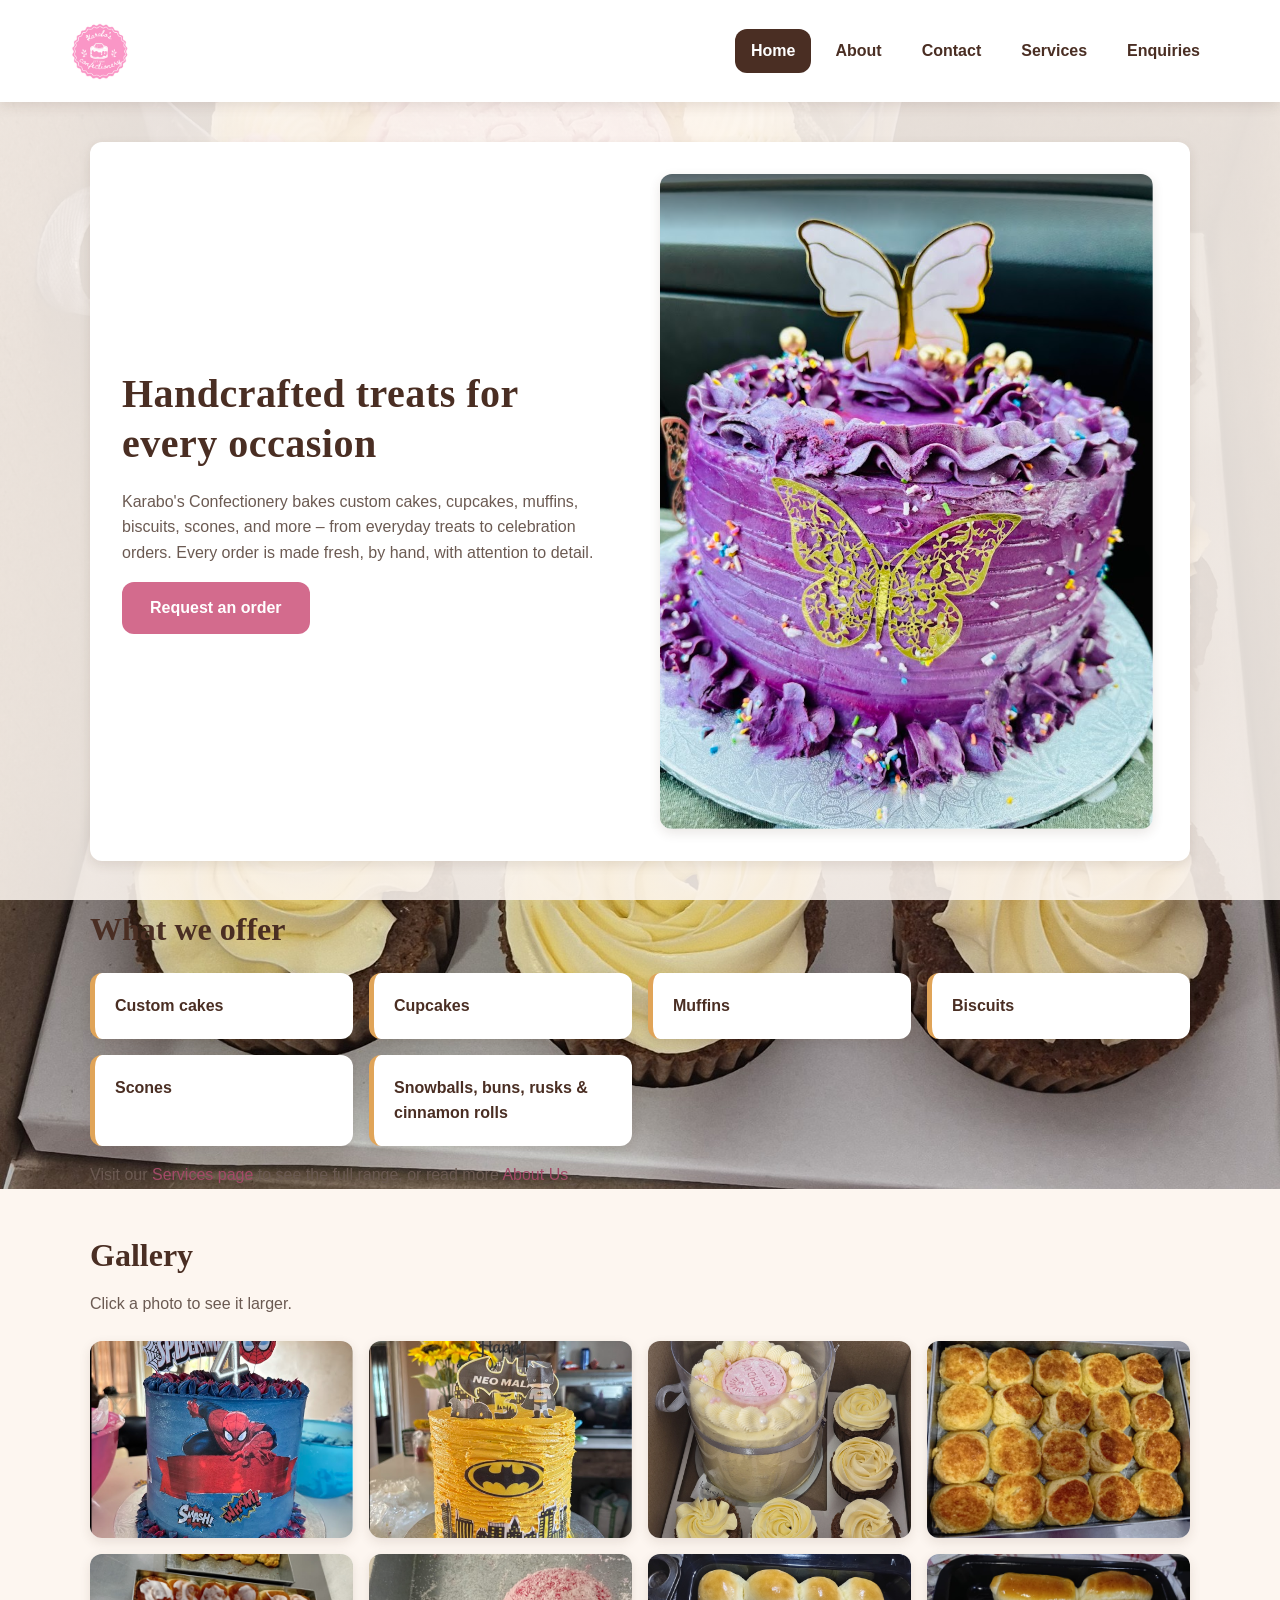
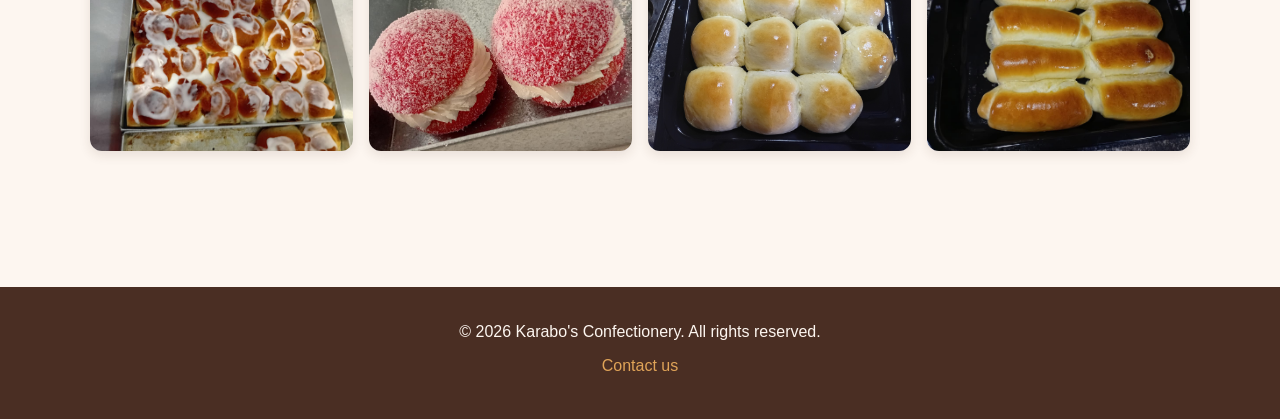
<file: index.html>
<!DOCTYPE html>
<html lang="en">
<head>
    <meta charset="UTF-8">
    <meta name="viewport" content="width=device-width, initial-scale=1.0">
    <title>Karabo's Confectionery | Custom Cakes &amp; Fresh Bakes in Polokwane</title>
    <meta name="description" content="Karabo's Confectionery bakes custom cakes,
     cupcakes, 
     muffins, 
     biscuits 
     and scones in Polokwane. 
     Fresh, handmade treats for every occasion.">
    <meta name="keywords" content="bakery Polokwane, 
    custom cakes, 
    cupcakes, 
    muffins, 
    biscuits, 
    scones, 
    birthday cakes, 
    homemade baking">
    <meta name="author" content="Karabo's Confectionery">
    <link rel="stylesheet" href="css_assets/myfirststyles.css">

    <!-- Local SEO: structured data that tells search engines this is a bakery in Polokwane (Schema.org, 2026) -->
    <script type="application/ld+json">
    {
        "@context": "https://schema.org",
        "@type": "Bakery",
        "name": "Karabo's Confectionery",
        "telephone": "+27695168683",
        "email": "hello@karaboconfectionery.co.za",
        "address": {
            "@type": "PostalAddress",
            "streetAddress": "35 Rome Ave, Mahlasedi Park Phase 1",
            "addressLocality": "Polokwane",
            "addressRegion": "Limpopo",
            "addressCountry": "ZA"
        }
    }
    </script>
</head>

<body>
    <!-- ===== Site header and main navigation ===== -->
    <header>
       <a href="index.html" class="logo"><img src="_images/karabos-confectionery-logo.png" alt="Karabo's Confectionery"></a>
        <nav>
            <ul>
                <li><a href="index.html" class="active"> Home</a></li>
                <li><a href="about.html"> About</a></li>
                <li><a href="contact.html"> Contact</a></li>
                <li><a href="services.html"> Services</a></li>
                <li><a href="enquiries.html"> Enquiries</a></li>
            </ul>
        </nav>

    </header>

    <!-- ===== Main Content ===== -->
<main>

    <!-- Hero: introduction and call to action -->
     <section id="hero" class="reveal">
        <div class="hero-text">
            <h1>Handcrafted treats for every occasion</h1>
            <p>
                Karabo's Confectionery bakes custom cakes, cupcakes, muffins,
                biscuits, scones, and more &ndash; from everyday treats to
                celebration orders. Every order is made fresh, by hand, with
                attention to detail.
            </p>
            <a href="enquiries.html" class="cta-button">Request an order</a>
        </div>

        <!-- Responsive hero image -->
        <picture>
            <img src="_images/custom-celebration-cake.png" alt="Custom celebration cake and fresh bakes from Karabo's Confectionery in Polokwane" class="responsive-image">
        </picture>
        </section>

        <!-- Highlights: a quick summary of what the bakery offers -->
         <section id="highlights" class="reveal">
            <h2>What we offer</h2>
            <ul class="card-grid">
                <li>Custom cakes</li>
                <li>Cupcakes</li>
                <li>Muffins</li>
                <li>Biscuits</li>
                <li>Scones</li>
                <li>Snowballs, buns, rusks &amp; cinnamon rolls</li>
            </ul>
            <p>
                Visit our <a href="services.html">Services page</a> to see the
                full range, or read more <a href="about.html">About Us</a>.
            </p>
        </section>

        <!-- Gallery -->
        <section id="gallery" class="reveal">
            <h2>Gallery</h2>
            <p>Click a photo to see it larger.</p>
            <ul class="gallery-grid">
                <li>
                    <a href="_images/spiderman-birthday-cake.png" class="gallery-item" data-caption="Custom Spider-Man themed birthday cake">
                        <img src="_images/spiderman-birthday-cake.png" alt="Custom Spider-Man themed birthday cake" loading="lazy">
                    </a>
                </li>
                <li>
                    <a href="_images/batman-birthday-cake.png" class="gallery-item" data-caption="Custom Batman themed birthday cake">
                        <img src="_images/batman-birthday-cake.png" alt="Custom Batman themed birthday cake" loading="lazy">
                    </a>
                </li>
                <li>
                    <a href="_images/decorated-cupcakes.jpg" class="gallery-item" data-caption="Decorated cupcakes for birthdays and events">
                        <img src="_images/decorated-cupcakes.jpg" alt="Box of decorated cupcakes" loading="lazy">
                    </a>
                </li>
                <li>
                    <a href="_images/fresh-scones.jpeg" class="gallery-item" data-caption="Freshly baked scones">
                        <img src="_images/fresh-scones.jpeg" alt="Plate of freshly baked scones" loading="lazy">
                    </a>
                </li>
                <li>
                    <a href="_images/cinnamon-rolls.jpg" class="gallery-item" data-caption="Warm cinnamon rolls">
                        <img src="_images/cinnamon-rolls.jpg" alt="Tray of warm cinnamon rolls" loading="lazy">
                    </a>
                </li>
                <li>
                    <a href="_images/coconut-snowballs.jpeg" class="gallery-item" data-caption="Coconut snowballs">
                        <img src="_images/coconut-snowballs.jpeg" alt="Coconut snowballs" loading="lazy">
                    </a>
                </li>
                <li>
                    <a href="_images/freshly-baked-buns.jpg" class="gallery-item" data-caption="Freshly baked buns">
                        <img src="_images/freshly-baked-buns.jpg" alt="Freshly baked buns" loading="lazy">
                    </a>
                </li>
                <li>
                    <a href="_images/bread-rolls.jpg" class="gallery-item" data-caption="Fresh bread rolls">
                        <img src="_images/bread-rolls.jpg" alt="Fresh bread rolls" loading="lazy">
                    </a>
                </li>
            </ul>
        </section>

</main>

<!-- ===== Site footer ===== -->
<footer>
    <p>&copy; 2026 Karabo's Confectionery. All rights reserved.</p>
        <p><a href="contact.html">Contact us</a></p>

</footer>

 <script src="js_assets/main.js" defer></script>
    
</body>
</html>
</file>
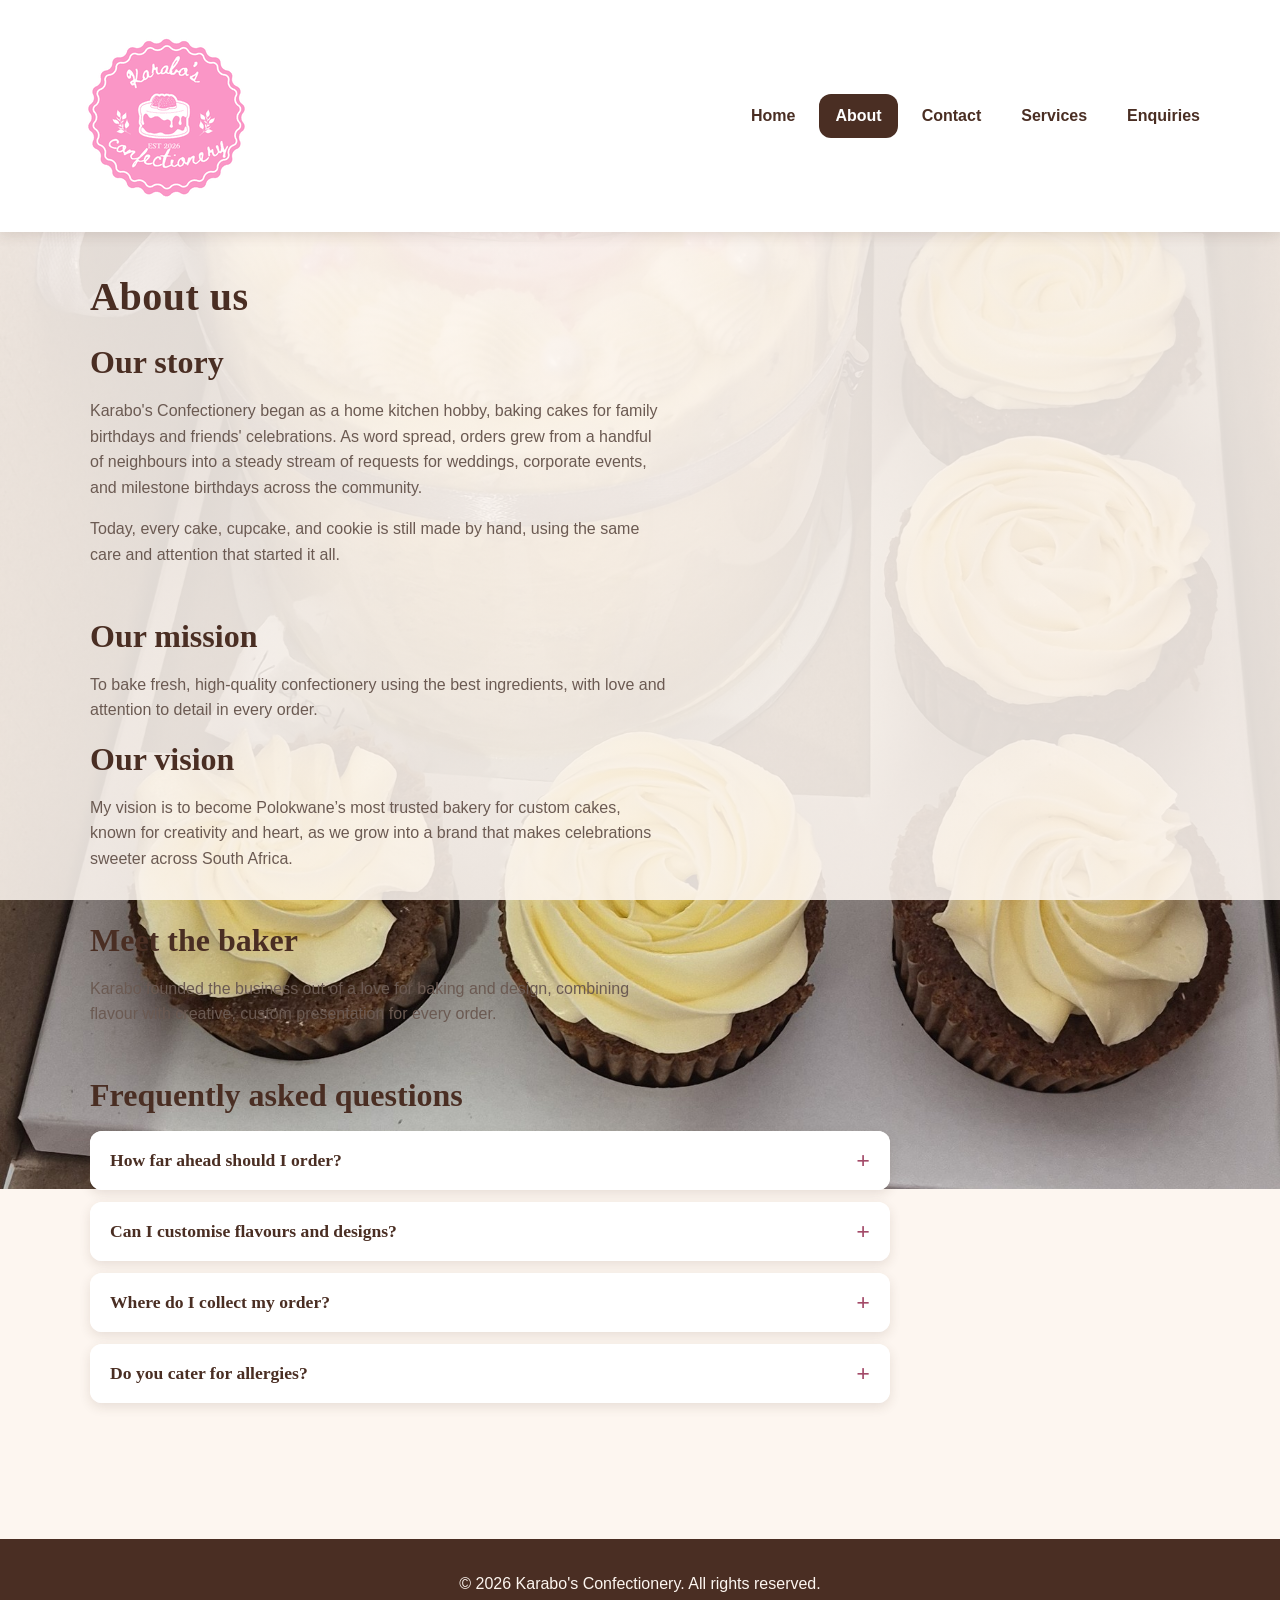
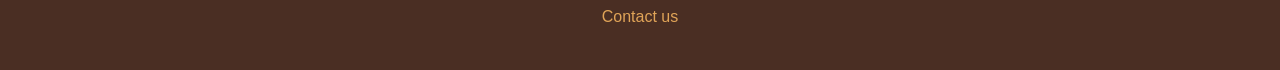
<file: about.html>
<!DOCTYPE html>
<html lang="en">
<head>
    <meta charset="UTF-8">
    <meta name="viewport" content="width=device-width, initial-scale=1.0">
    <title>About Us | Karabo's Confectionery Polokwane</title>
    <meta name="description" content="Learn the story, 
    mission and vision behind Karabo's Confectionery, 
    a home grown Polokwane bakery making handcrafted cakes and treats.">
    <meta name="keywords" content="about Karabo's Confectionery, Polokwane bakery, 
    home baker, 
    bakery mission, 
    handmade cakes">
    <link rel="stylesheet" href="css_assets/myfirststyles.css">
    
</head>

<body>

    <header>

        <img src="_images/karabos-confectionery-logo.png" alt="Karabo's Confectionery">
        <nav>
        <ul>
            <li><a href="index.html"> Home</a></li>
            <li><a href="about.html" class="active"> About</a></li>
            <li><a href="contact.html"> Contact</a></li>
            <li><a href="services.html"> Services</a></li>
            <li><a href="enquiries.html"> Enquiries</a></li>
        </ul>
    </nav>

</header>

<main>
     <h1>About us</h1>
     
     <!-- Our story: history of the business -->
        <section id="our-story">
            <h2>Our story</h2>
            <p>
                Karabo's Confectionery began as a home kitchen hobby, baking
                cakes for family birthdays and friends' celebrations. As word
                spread, orders grew from a handful of neighbours into a
                steady stream of requests for weddings, corporate events, and
                milestone birthdays across the community.
            </p>
            <p>
                Today, every cake, cupcake, and cookie is still made by hand,
                using the same care and attention that started it all.
            </p>
        </section>

        <!-- Mission and vision -->
        <section id="mission-vision">
            <h2>Our mission</h2>
            <p>
                To bake fresh, high-quality confectionery using the best ingredients, 
                with love and attention to detail in every order.
            </p>

            <h2>Our vision</h2>
            <p>
                My vision is to become Polokwane’s most trusted bakery for custom cakes, 
                known for creativity and heart, 
                as we grow into a brand that makes celebrations sweeter across South Africa.
            </p>
        </section>

         <!-- Meet the baker -->
        <section id="team">
            <h2>Meet the baker</h2>
            <p>
                Karabo founded the business out of a love for baking and
                design, combining flavour with creative, custom presentation
                for every order.
            </p>
        </section>

        <!-- FAQ accordion: opened and closed by js_assets/main.js -->
        <section id="faq" class="reveal">
            <h2>Frequently asked questions</h2>
            <div class="accordion">

                <div class="accordion-item">
                    <h3><button type="button" class="accordion-trigger" id="faq-btn-1" aria-expanded="false" aria-controls="faq-panel-1">How far ahead should I order?</button></h3>
                    <div class="accordion-panel" id="faq-panel-1" role="region" aria-labelledby="faq-btn-1">
                        <div class="accordion-panel-inner">
                            <p>We need at least 4 days for custom cakes and 2 days for cupcakes, muffins, biscuits and scones. For short notice, please call us and we will do our best.</p>
                        </div>
                    </div>
                </div>

                <div class="accordion-item">
                    <h3><button type="button" class="accordion-trigger" id="faq-btn-2" aria-expanded="false" aria-controls="faq-panel-2">Can I customise flavours and designs?</button></h3>
                    <div class="accordion-panel" id="faq-panel-2" role="region" aria-labelledby="faq-btn-2">
                        <div class="accordion-panel-inner">
                            <p>Yes. Every item can be customised in flavour, size and design. Tell us your idea in the enquiry form and we will send a quote.</p>
                        </div>
                    </div>
                </div>

                <div class="accordion-item">
                    <h3><button type="button" class="accordion-trigger" id="faq-btn-3" aria-expanded="false" aria-controls="faq-panel-3">Where do I collect my order?</button></h3>
                    <div class="accordion-panel" id="faq-panel-3" role="region" aria-labelledby="faq-btn-3">
                        <div class="accordion-panel-inner">
                            <p>Orders are collected from our main studio or our pickup point in Polokwane. You can find both on the Contact page.</p>
                        </div>
                    </div>
                </div>

                <div class="accordion-item">
                    <h3><button type="button" class="accordion-trigger" id="faq-btn-4" aria-expanded="false" aria-controls="faq-panel-4">Do you cater for allergies?</button></h3>
                    <div class="accordion-panel" id="faq-panel-4" role="region" aria-labelledby="faq-btn-4">
                        <div class="accordion-panel-inner">
                            <p>Please tell us about any allergies when you enquire. Our kitchen handles wheat, dairy, eggs and nuts, so we cannot guarantee that any item is completely allergen-free.</p>
                        </div>
                    </div>
                </div>

            </div>
        </section>

</main>

<footer>
     <p>&copy; 2026 Karabo's Confectionery. All rights reserved.</p>
        <p><a href="contact.html">Contact us</a></p>

</footer>

<script src="js_assets/main.js" defer></script>
</body>
</html>
</file>
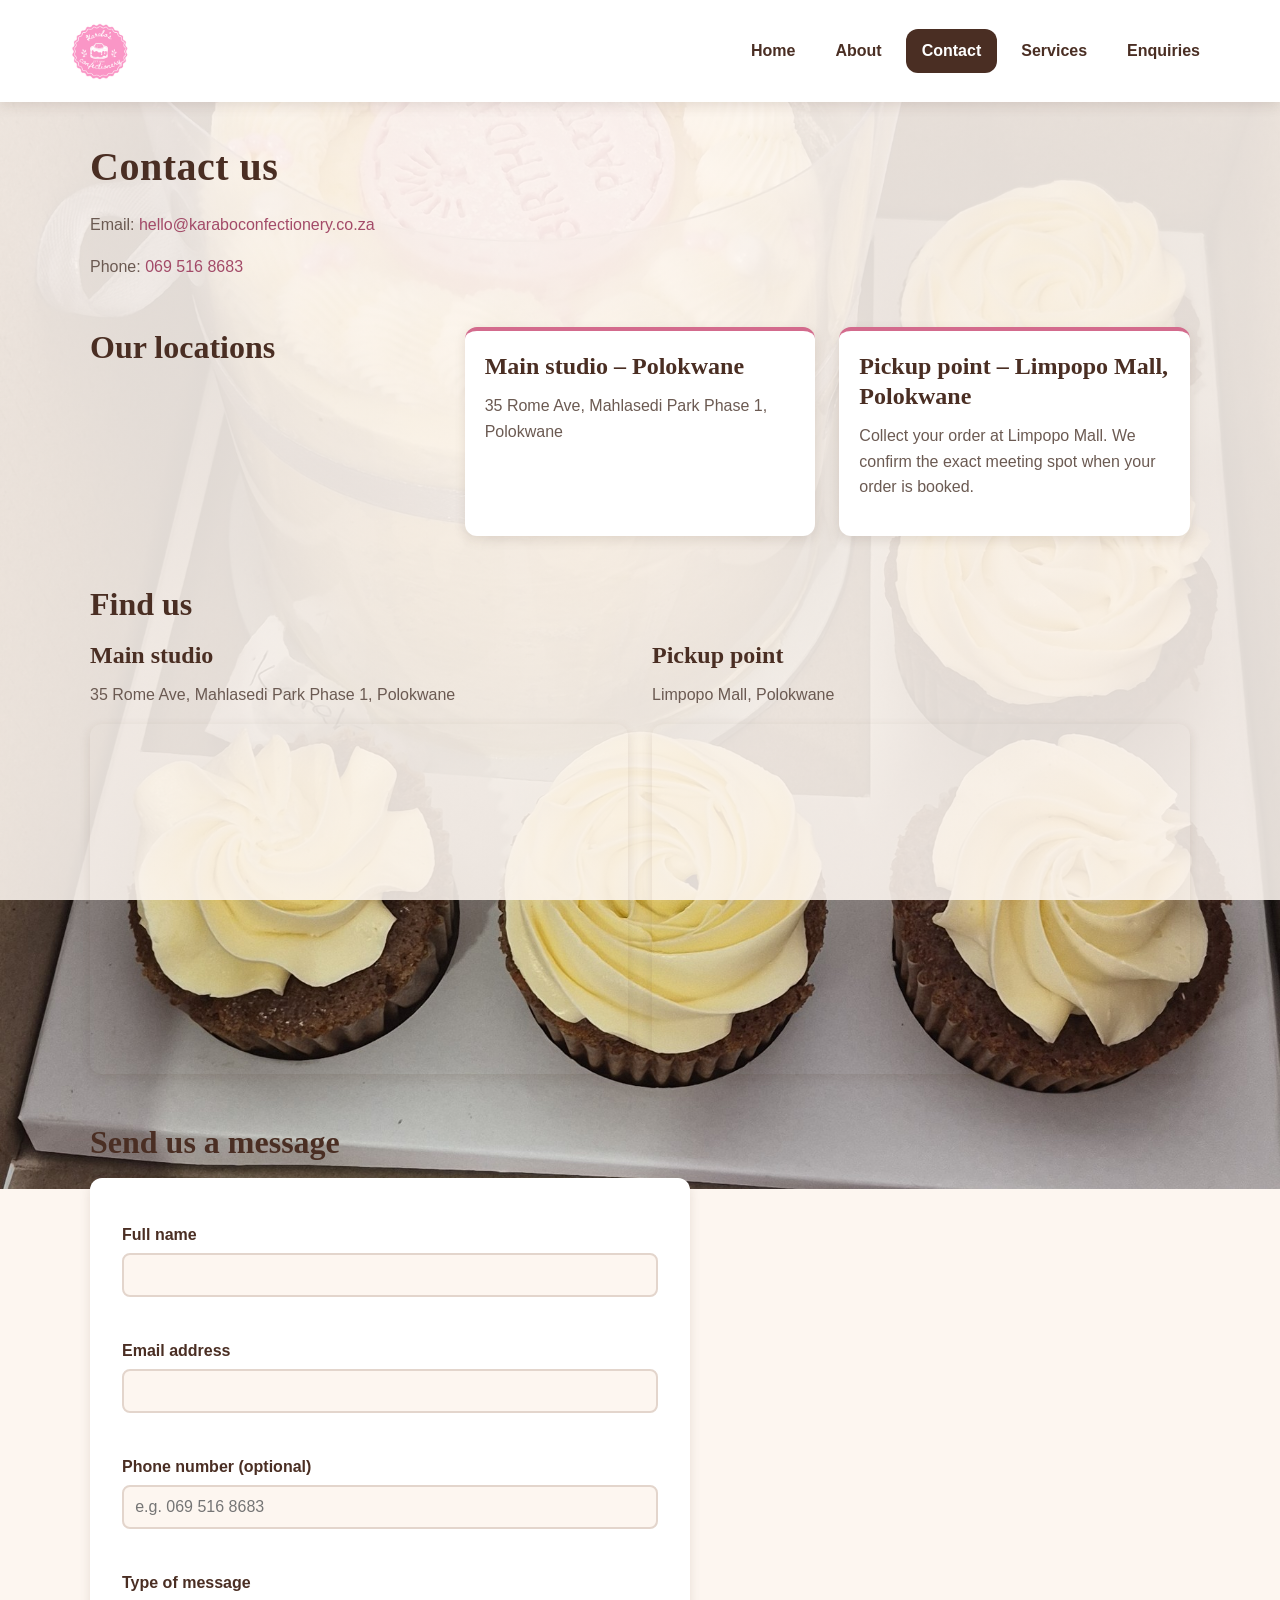
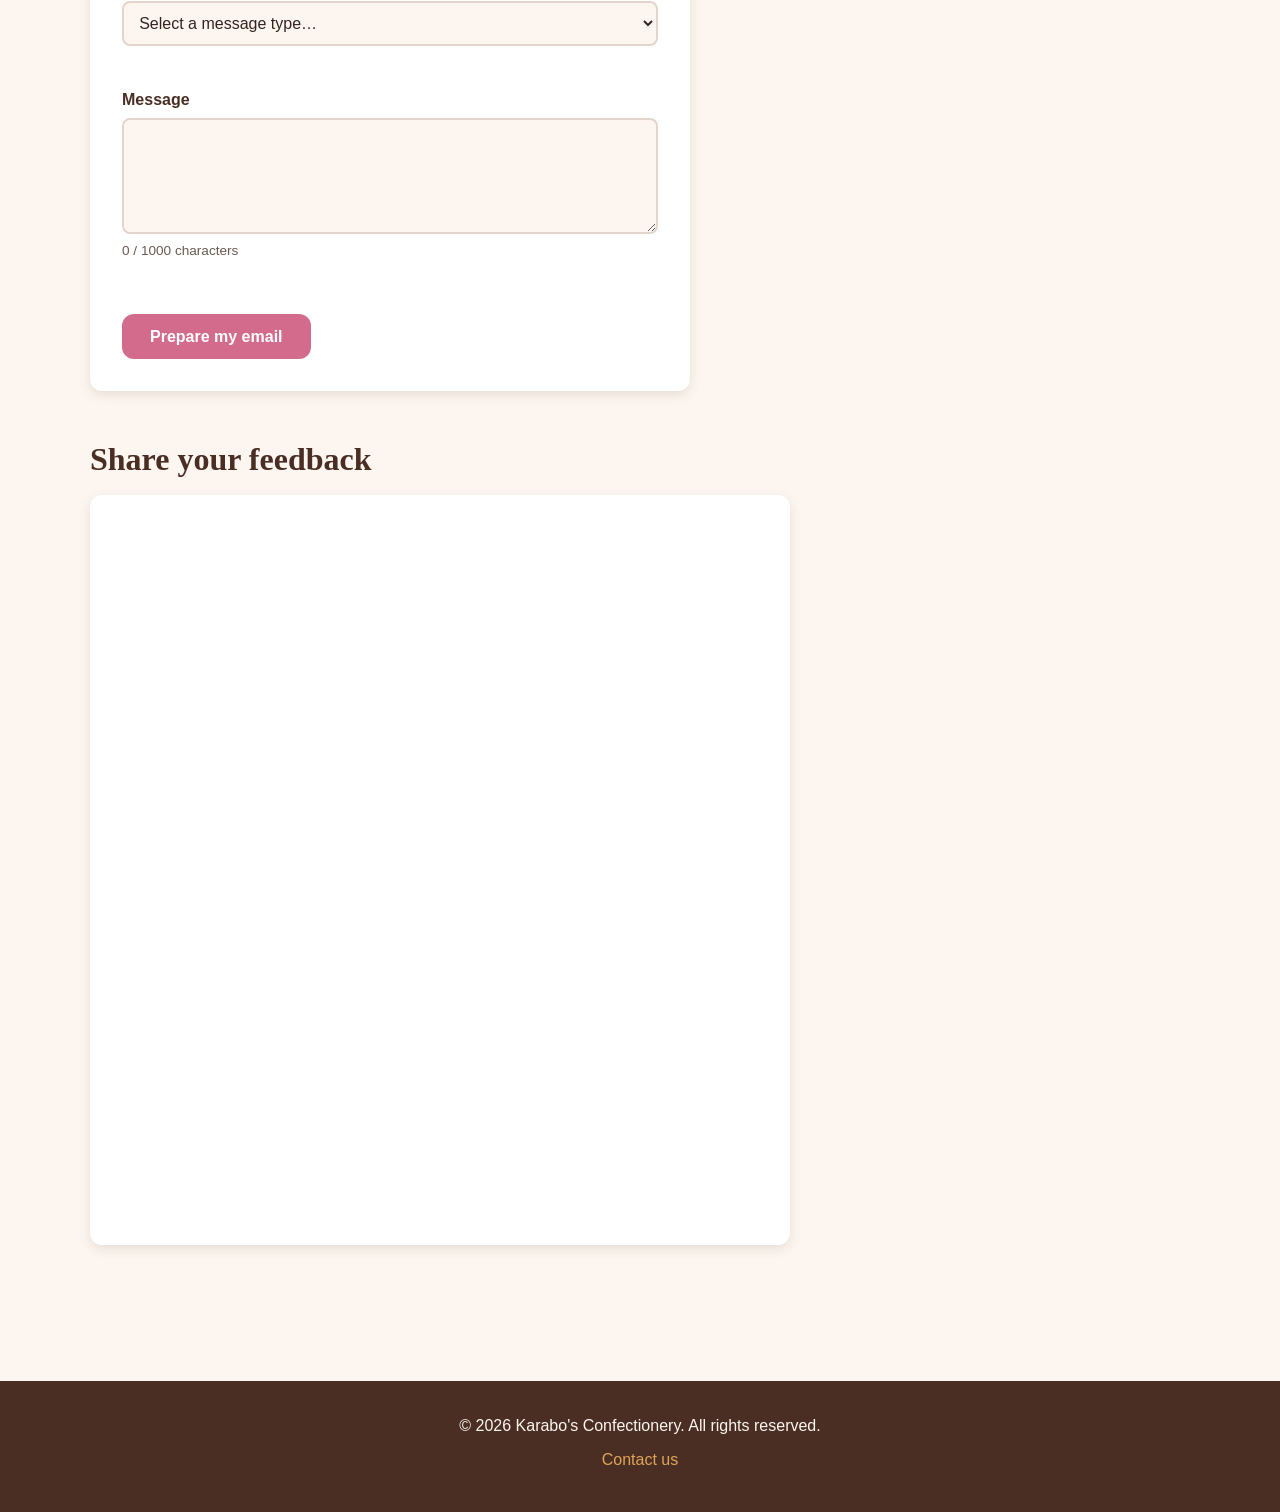
<file: contact.html>
<!DOCTYPE html>
<html lang="en">
<head>
    <meta charset="UTF-8">
    <meta name="viewport" content="width=device-width, initial-scale=1.0">
    <title>Contact Us | Karabo's Confectionery Polokwane</title>
    <meta name="description" content="Get in touch with Karabo's Confectionery. 
    Find our Polokwane locations, phone number and email, or send us a message.">
    <meta name="keywords" content="contact bakery, Karabo's Confectionery contact, 
    Polokwane bakery location, cake orders">
    <meta name="author" content="Karabo's Confectionery">
    <link rel="stylesheet" href="css_assets/myfirststyles.css">
    
</head>

<body>
    <header>
        <a href="index.html" class="logo"><img src="_images/karabos-confectionery-logo.png" alt="Karabo's Confectionery logo"></a>
        <nav>
            <ul>
                <li><a href="index.html">Home</a></li>
                <li><a href="about.html">About</a></li>
                <li><a href="contact.html" class="active">Contact</a></li>
                <li><a href="services.html">Services</a></li>
                <li><a href="enquiries.html">Enquiries</a></li>
            </ul>
        </nav>
    </header>

    <main>
        <h1>Contact us</h1>

        <!-- Contact details -->
        <section id="contact-details">
            <p>Email: <a href="mailto:hello@karaboconfectionery.co.za">hello@karaboconfectionery.co.za</a></p>
            <p>Phone: <a href="tel:+27695168683">069 516 8683</a></p>
        </section>

        <!-- Studio and pickup locations -->
        <section id="locations">
            <h2>Our locations</h2>

            <article>
                <h3>Main studio &ndash; Polokwane</h3>
                <p>35 Rome Ave, Mahlasedi Park Phase 1, Polokwane</p>
            </article>

            <article>
                <h3>Pickup point &ndash; Limpopo Mall, Polokwane</h3>
                <p>Collect your order at Limpopo Mall. We confirm the exact meeting spot when your order is booked.</p>
            </article>
        </section>

        <!-- Embedded Google Maps (external service): one box per location -->
        <section id="map">
            <h2>Find us</h2>
            <div class="map-pair">
                <div>
                    <h3>Main studio</h3>
                    <p>35 Rome Ave, Mahlasedi Park Phase 1, Polokwane</p>
                    <iframe class="map-frame" src="https://www.google.com/maps/embed?pb=!4v1793475427294!6m8!1m7!1svKxj2Ov5kPkOCi7PEC5avw!2m2!1d-23.87200643384733!2d29.43124166642926!3f357.18057297150716!4f-6.887445037561221!5f0.7820865974627469" title="Google Maps view of our main studio in Mahlasedi Park, Polokwane" allowfullscreen loading="lazy" referrerpolicy="strict-origin-when-cross-origin"></iframe>
                </div>
                <div>
                    <h3>Pickup point</h3>
                    <p>Limpopo Mall, Polokwane</p>
                    <iframe class="map-frame" src="https://www.google.com/maps/embed?pb=!1m18!1m12!1m3!1d3647.587790794977!2d29.446897274778408!3d-23.90423147427713!2m3!1f0!2f0!3f0!3m2!1i1024!2i768!4f13.1!3m3!1m2!1s0x1ec6d98fd074d72f%3A0x30c077d92a687174!2sLimpopo%20Mall!5e0!3m2!1sen!2sza!4v1793476109874!5m2!1sen!2sza" title="Google Maps view of our pickup point at Limpopo Mall, Polokwane" allowfullscreen loading="lazy" referrerpolicy="strict-origin-when-cross-origin"></iframe>
                </div>
            </div>
        </section>

        <!-- General contact form: validated by js_assets/contact.js -->
        <section id="contact-form">
            <h2>Send us a message</h2>
            <form id="message-form" action="#" method="post" novalidate>

                <label for="contact-name">Full name</label>
                <input type="text" id="contact-name" name="contact-name" autocomplete="name" maxlength="60" aria-describedby="contact-name-error" required>
                <span class="error-message" id="contact-name-error" role="alert"></span>

                <label for="contact-email">Email address</label>
                <input type="email" id="contact-email" name="contact-email" autocomplete="email" aria-describedby="contact-email-error" required>
                <span class="error-message" id="contact-email-error" role="alert"></span>

                <label for="contact-phone">Phone number (optional)</label>
                <input type="tel" id="contact-phone" name="contact-phone" autocomplete="tel" placeholder="e.g. 069 516 8683" aria-describedby="contact-phone-error">
                <span class="error-message" id="contact-phone-error" role="alert"></span>

                <label for="message-type">Type of message</label>
                <select id="message-type" name="message-type" aria-describedby="message-type-error" required>
                    <option value="">Select a message type&hellip;</option>
                    <option value="General question">General question</option>
                    <option value="Feedback">Feedback</option>
                    <option value="Compliment">Compliment</option>
                    <option value="Complaint">Complaint</option>
                    <option value="Other">Other</option>
                </select>
                <span class="error-message" id="message-type-error" role="alert"></span>

                <label for="contact-message">Message</label>
                <textarea id="contact-message" name="contact-message" rows="5" maxlength="1000" aria-describedby="contact-message-hint contact-message-error" required></textarea>
                <span class="hint" id="contact-message-hint">0 / 1000 characters</span>
                <span class="error-message" id="contact-message-error" role="alert"></span>

                <button type="submit">Prepare my email</button>
            </form>

            <!-- Email preview shown after the form passes validation -->
            <div id="email-preview" class="form-response" hidden>
                <h3 id="preview-heading" tabindex="-1">Your email is ready</h3>
                <p>Check the details below, then press <strong>Send email</strong> to open it in your email app.</p>
                <dl>
                    <dt>To</dt><dd id="preview-to"></dd>
                    <dt>Subject</dt><dd id="preview-subject"></dd>
                </dl>
                <pre id="preview-body"></pre>
                <div class="response-actions">
                    <a id="send-email-link" class="cta-button" href="#">Send email</a>
                     <button type="button" id="edit-message" class="secondary-button">Edit message</button>
                </div>
            </div>
        </section>

        <!-- Embedded Google Form (external service) -->
        <section id="google-form">
            <h2>Share your feedback</h2>
            <iframe class="embedded-form" src="https://docs.google.com/forms/d/e/1FAIpQLSdaYDxj1w3-q5OVWdtfRcOFxB31cweZh7PNPy57rtiZsXgwiw/viewform?embedded=true" title="Karabo's Confectionery contact form (Google Form)" loading="lazy">Loading form&hellip;</iframe>
        </section>
    </main>

    <footer>
        <p>&copy; 2026 Karabo's Confectionery. All rights reserved.</p>
        <p><a href="contact.html">Contact us</a></p>
    </footer>

    <script src="js_assets/main.js" defer></script>
    <script src="js_assets/contact.js" defer></script>
</body>
</html>
</file>
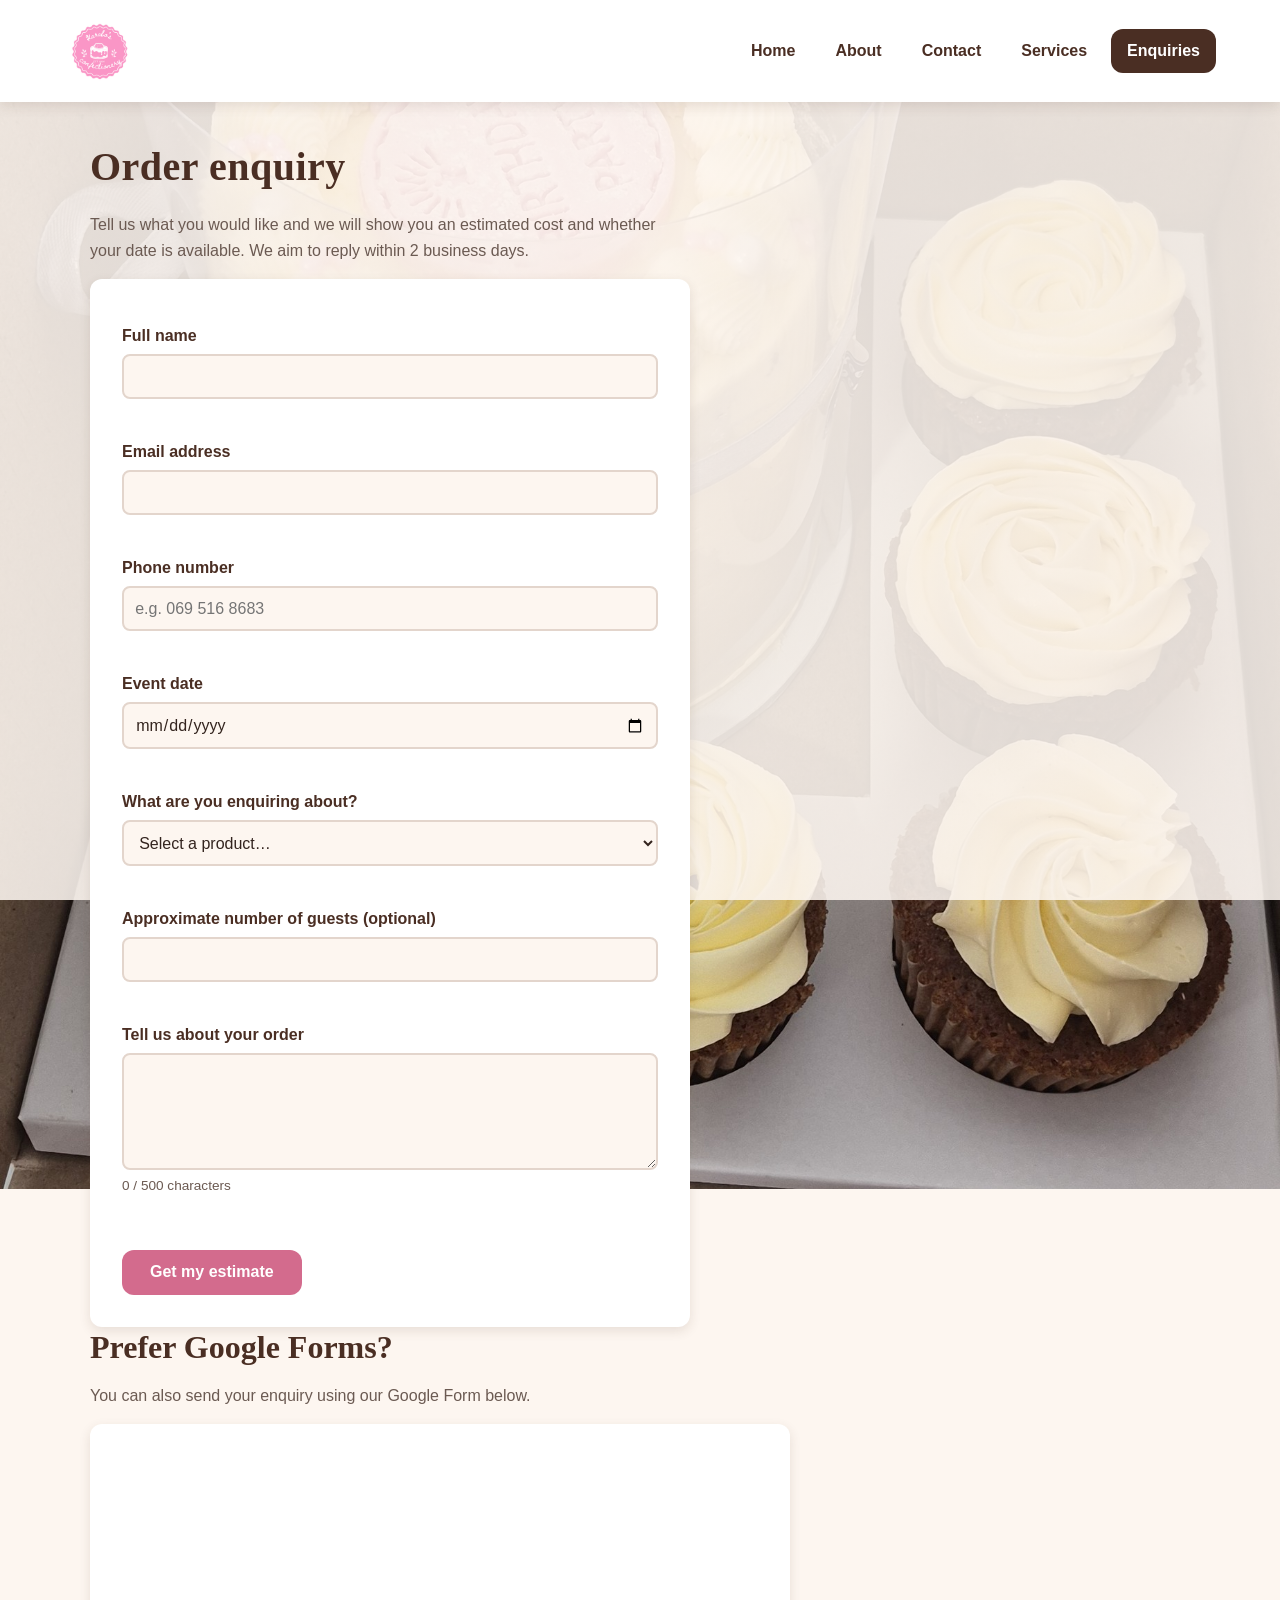
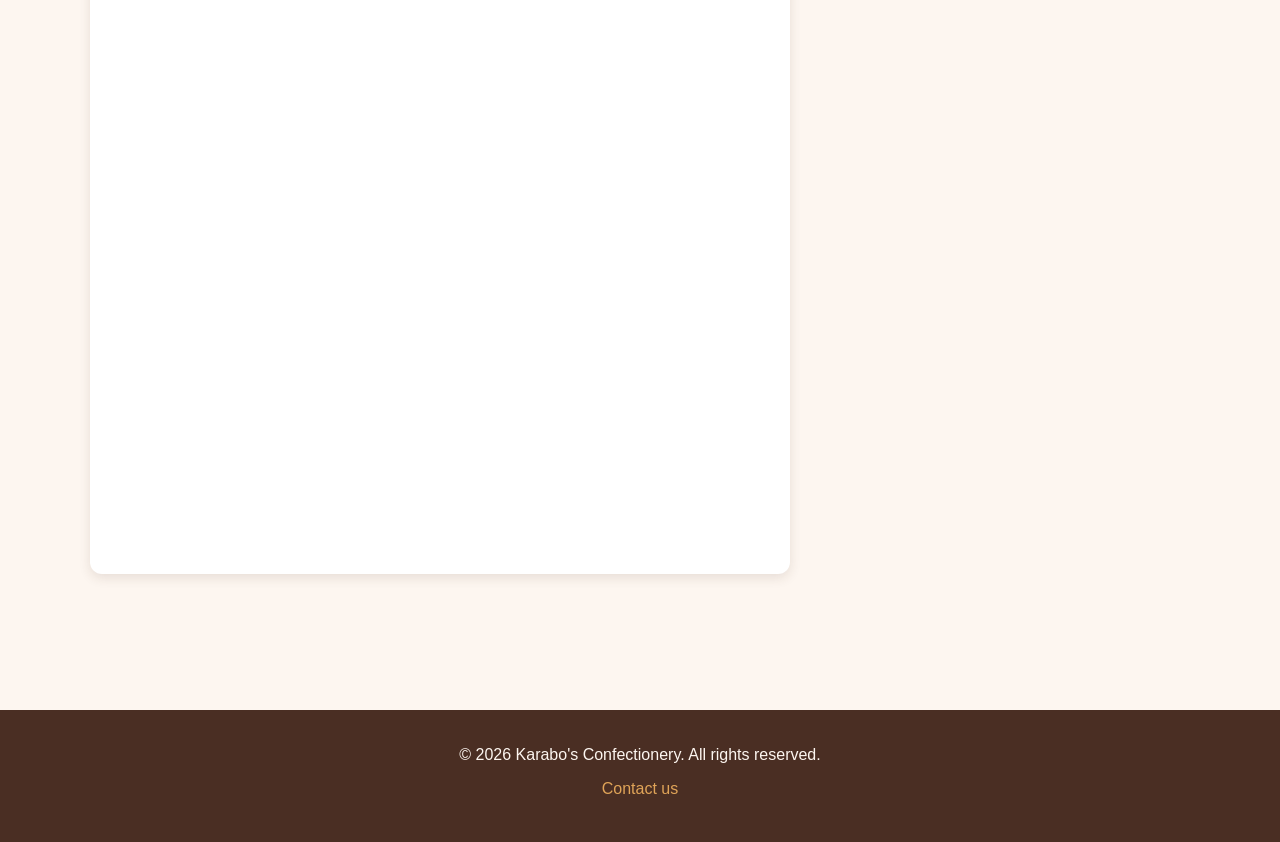
<file: enquiries.html>
<!DOCTYPE html>
<html lang="en">
<head>
    <meta charset="UTF-8">
    <meta name="viewport" content="width=device-width, initial-scale=1.0">
    <title>Order Enquiry | Karabo's Confectionery</title>
    <meta name="description" content="Request a quote for a custom cake, cupcakes or baked goods from Karabo's Confectionery. Fill in the enquiry form and get an estimate.">
    <meta name="keywords" content="cake enquiry, order cakes Polokwane, bakery quote, custom cake order, cupcake order">
    <meta name="author" content="Karabo's Confectionery">
    <link rel="stylesheet" href="css_assets/myfirststyles.css">
</head>

<body>
    <header>
        <a href="index.html" class="logo"><img src="_images/karabos-confectionery-logo.png" alt="Karabo's Confectionery logo"></a>
        <nav>
            <ul>
                <li><a href="index.html">Home</a></li>
                <li><a href="about.html">About</a></li>
                <li><a href="contact.html">Contact</a></li>
                <li><a href="services.html">Services</a></li>
                <li><a href="enquiries.html" class="active">Enquiries</a></li>
            </ul>
        </nav>
    </header>

    <main>
        <h1>Order enquiry</h1>
        <p>
            Tell us what you would like and we will show you an estimated cost
            and whether your date is available. We aim to reply within
            2 business days.
        </p>

        <!-- Enquiry form: validated and processed by js_assets/enquiry.js -->
        <form id="enquiry-form" action="#" method="post" novalidate>

            <label for="full-name">Full name</label>
            <input type="text" id="full-name" name="full-name" autocomplete="name" maxlength="60" aria-describedby="full-name-error" required>
            <span class="error-message" id="full-name-error" role="alert"></span>

            <label for="email">Email address</label>
            <input type="email" id="email" name="email" autocomplete="email" aria-describedby="email-error" required>
            <span class="error-message" id="email-error" role="alert"></span>

            <label for="phone">Phone number</label>
            <input type="tel" id="phone" name="phone" autocomplete="tel" placeholder="e.g. 069 516 8683" aria-describedby="phone-error" required>
            <span class="error-message" id="phone-error" role="alert"></span>

            <label for="event-date">Event date</label>
            <input type="date" id="event-date" name="event-date" aria-describedby="event-date-error" required>
            <span class="error-message" id="event-date-error" role="alert"></span>

            <label for="product-type">What are you enquiring about?</label>
            <select id="product-type" name="product-type" aria-describedby="product-type-error" required>
                <option value="">Select a product&hellip;</option>
                <option value="cakes">Cakes</option>
                <option value="cupcakes">Cupcakes</option>
                <option value="muffins">Muffins</option>
                <option value="biscuits">Biscuits</option>
                <option value="scones">Scones</option>
                <option value="other">Other (snowballs, buns, rusks, cinnamon rolls)</option>
            </select>
            <span class="error-message" id="product-type-error" role="alert"></span>

            <!-- Shown by JavaScript once a priced product is chosen -->
            <div id="option-fields" class="field-group" hidden>
                <label for="product-option">Size or option</label>
                <select id="product-option" name="product-option" aria-describedby="product-option-error"></select>
                <span class="error-message" id="product-option-error" role="alert"></span>

                <label for="quantity">Quantity</label>
                <input type="number" id="quantity" name="quantity" min="1" max="50" value="1" aria-describedby="quantity-error">
                <span class="error-message" id="quantity-error" role="alert"></span>
            </div>

            <label for="guest-count">Approximate number of guests (optional)</label>
            <input type="number" id="guest-count" name="guest-count" min="1" max="500" aria-describedby="guest-count-error">
            <span class="error-message" id="guest-count-error" role="alert"></span>

            <label for="message">Tell us about your order</label>
            <textarea id="message" name="message" rows="5" maxlength="500" aria-describedby="message-hint message-error" required></textarea>
            <span class="hint" id="message-hint">0 / 500 characters</span>
            <span class="error-message" id="message-error" role="alert"></span>

            <button type="submit">Get my estimate</button>
        </form>

        <!-- Response shown after the form passes validation -->
        <div id="enquiry-response" class="form-response" hidden>
            <h2 id="response-heading" tabindex="-1"></h2>
            <dl>
                <dt>Item</dt><dd id="res-item"></dd>
                <dt>Quantity</dt><dd id="res-quantity"></dd>
                <dt>Estimated cost</dt><dd id="res-cost"></dd>
                <dt>Event date</dt><dd id="res-date"></dd>
                <dt>Availability</dt><dd id="res-availability"></dd>
                <dt>We will reply to</dt><dd id="res-email"></dd>
            </dl>
            <p id="res-note"></p>
            <div class="response-actions">
                <button type="button" id="new-enquiry" class="secondary-button">Make another enquiry</button>
                <a href="contact.html" class="cta-button">Contact us</a>
            </div>
        </div>

        <!-- Embedded Google Form (external service) -->
        <section id="google-form">
            <h2>Prefer Google Forms?</h2>
            <p>You can also send your enquiry using our Google Form below.</p>
            <iframe class="embedded-form" src="https://docs.google.com/forms/d/e/1FAIpQLScZqRciMcKOtrMT4QIBdlg-cNKx2Us0c8WynDySTdmvrJM2Dg/viewform?embedded=true" title="Karabo's Confectionery enquiry form (Google Form)" loading="lazy">Loading form&hellip;</iframe>
        </section>
    </main>
        

    <footer>
        <p>&copy; 2026 Karabo's Confectionery. All rights reserved.</p>
        <p><a href="contact.html">Contact us</a></p>
    </footer>

    <script src="js_assets/main.js" defer></script>
    <script src="js_assets/enquiry.js" defer></script>
</body>
</html>
</file>
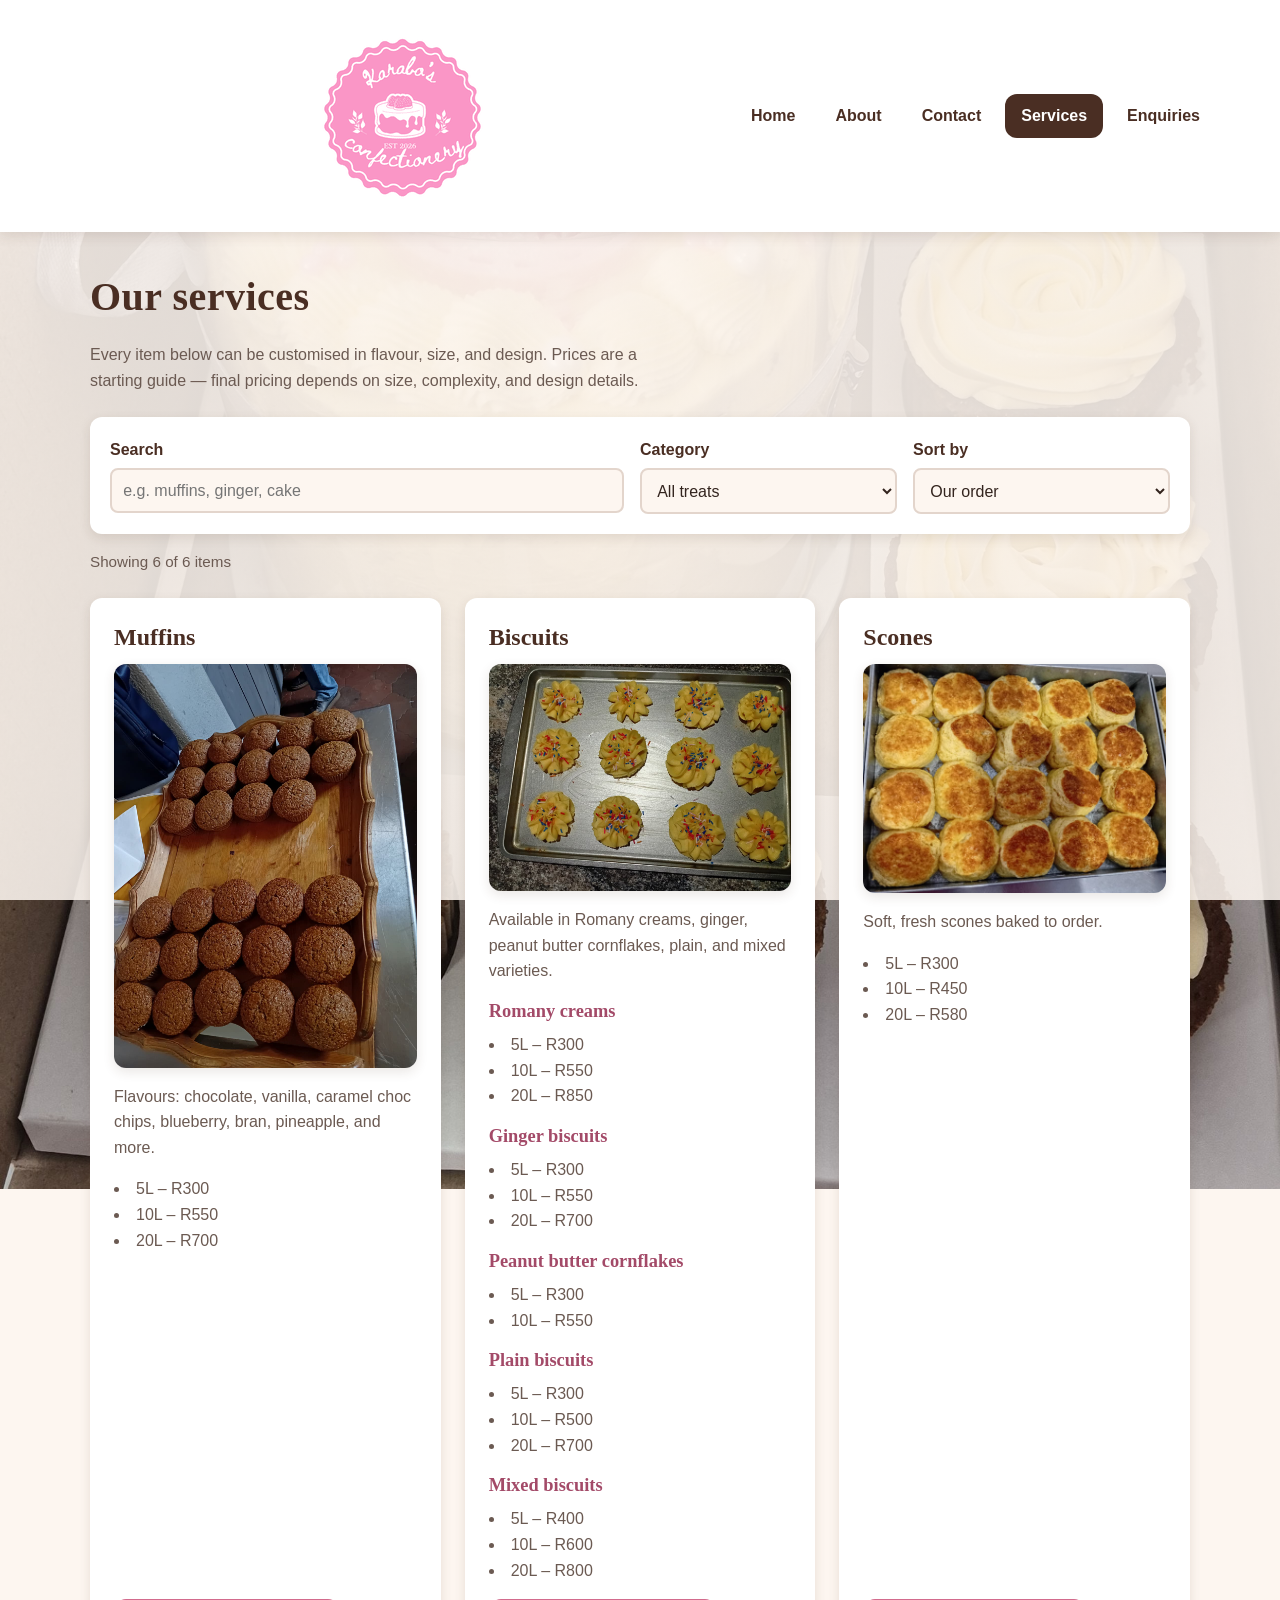
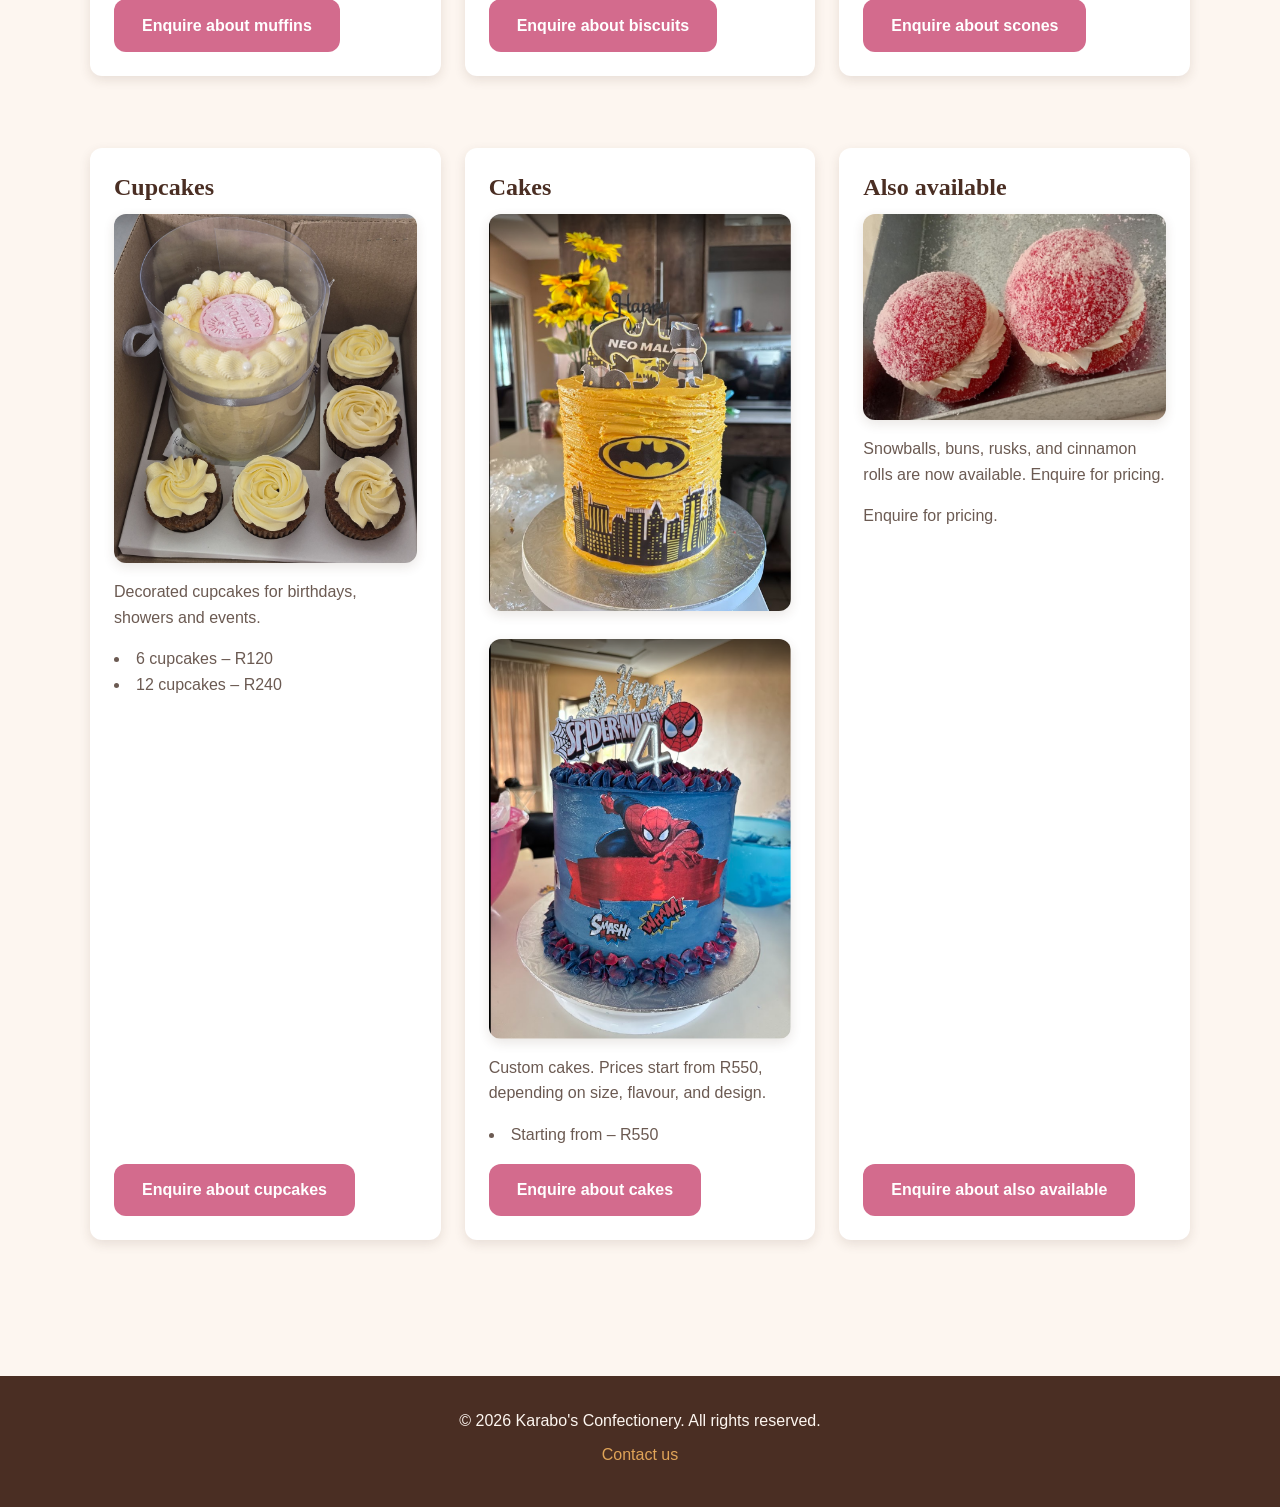
<file: services.html>
<!DOCTYPE html>
<html lang="en">
<head>
    <meta charset="UTF-8">
    <meta name="viewport" content="width=device-width, initial-scale=1.0">
    <title>Our Services &amp; Prices | Karabo's Confectionery</title>
    <meta name="description" content="Browse cakes, 
    cupcakes, muffins, biscuits and scones with starting prices. 
    Every order can be customised in flavour, size and design.">
    <meta name="keywords" content="bakery prices, 
    custom cakes, 
    cupcakes, 
    muffins, 
    biscuits, 
    scones, 
    Polokwane bakery menu">
    <meta name="author" content="Karabo's Confectionery">
    <link rel="stylesheet" href="css_assets/myfirststyles.css">
</head>

<body>

    <!-- ===== Site header and main navigation ===== -->
    <header>
        <a href="index.html" class="logo"></a>
            <img src="_images/karabos-confectionery-logo.png" alt="Karabo's Confectionery">
    <nav>
        <ul>
            <li><a href="index.html"> Home</a></li>
            <li><a href="about.html"> About</a></li>
            <li><a href="contact.html"> Contact</a></li>
            <li><a href="services.html" class="active"> Services</a></li>
            <li><a href="enquiries.html"> Enquiries</a></li>
        </ul>
    </nav>

    </header>

<main>
    <h1>Our services</h1>
        <p>
            Every item below can be customised in flavour, size, and design.
            Prices are a starting guide &mdash; final pricing depends on size,
            complexity, and design details.
        </p>

        <!-- Search, filter and sort controls (handled by js_assets/services.js) -->
        <div class="filter-bar" role="search">
            <div class="filter-field">
                <label for="product-search">Search</label>
                <input type="search" id="product-search" placeholder="e.g. muffins, ginger, cake" autocomplete="off">
            </div>
            <div class="filter-field">
                <label for="category-filter">Category</label>
                <select id="category-filter">
                    <option value="all">All treats</option>
                </select>
            </div>
            <div class="filter-field">
                <label for="sort-order">Sort by</label>
                <select id="sort-order">
                    <option value="default">Our order</option>
                    <option value="name">Name (A&ndash;Z)</option>
                    <option value="price-low">Price (low to high)</option>
                    <option value="price-high">Price (high to low)</option>
                </select>
            </div>
        </div>

        <p id="result-count" class="result-count" aria-live="polite"></p>

        <!-- Product cards are built here by JavaScript -->
        <div id="product-list" class="service-grid"></div>

        <noscript>
            <p>Please turn on JavaScript to see our products, or <a href="contact.html">contact us</a> for our full price list.</p>
        </noscript>

</main>

<footer>
     <p>&copy; 2026 Karabo's Confectionery. All rights reserved.</p>
        <p><a href="contact.html">Contact us</a></p>

</footer>

<script src="js_assets/services.js" defer></script>
<script src="js_assets/main.js" defer></script>
</body>
</html>
</file>
<file: css_assets/myfirststyles.css>
/*CSS Reset*/
/* Karabo's Confectionery — Stylesheet */

* {
    margin: 0;
    padding: 0;
    box-sizing: border-box;
}

:root 
{
    --brand-pink: #d36b8d;
    --brand-pink-dark: #a34a68;
    --brand-brown: #4a2e23;
    --brand-cream: #fdf6f0;
    --brand-gold: #e0a458;
    --text-dark: #33241e;
    --text-light: #6b5a52;
    --white: #ffffff;
    --font-heading: Georgia, 'Times New Roman', serif;
    --font-body: 'Segoe UI', Tahoma, Geneva, Verdana, sans-serif;
    --radius: 12px;
    --shadow: 0 4px 12px rgba(74, 46, 35, 0.12);
}

/* Base */
body 
{
    font-family: var(--font-body);
    font-size: 1rem;
    line-height: 1.6;
    color: var(--text-dark);
    background-color: var(--brand-cream);
    background-image: 
        linear-gradient(rgba(253, 246, 240, 0.88), rgba(253, 246, 240, 0.88)),
        url('../_images/decorated-cupcakes.jpg');
    background-size: cover;
    background-position: center;
    background-repeat: no-repeat;
    background-attachment: fixed;
       
}

h1, h2, h3, h4 
{
    font-family: var(--font-heading);
    color: var(--brand-brown);
    line-height: 1.25;
    margin-bottom: 0.5em;
}

h1 { font-size: 2.5rem; letter-spacing: 0.5px; }
h2 { font-size: 2rem; }
h3 { font-size: 1.5rem; }
h4 { font-size: 1.15rem; color: var(--brand-pink-dark); }

p 
{
    margin-bottom: 1rem;
    color: var(--text-light);
    max-width: 65ch;
}

a 
{
    color: var(--brand-pink-dark);
    text-decoration: none;
}

a:hover,
a:focus 
{
    text-decoration: underline;
    color: var(--brand-brown);
}

ul 
{
    list-style-position: inside;
    margin-bottom: 1rem;
    color: var(--text-light);
}

/* Header and navigation */
header 
{
    display: flex;
    flex-wrap: wrap;
    justify-content: space-between;
    align-items: center;
    gap: 1rem;
    padding: 1rem 5%;
    background-color: var(--white);
    box-shadow: var(--shadow);
    position: sticky;
    top: 0;
    z-index: 100;
}

.logo img 
{
    height: 70px;
    width: auto;
    display: block;
}

nav ul 
{
    display: flex;
    list-style-type: none;
    gap: 0.5rem;
    margin: 0;
}

nav ul li a 
{
    display: block;
    padding: 0.6rem 1rem;
    color: var(--brand-brown);
    font-weight: 600;
    border-radius: var(--radius);
    transition: background-color 0.25s ease, color 0.25s ease;
}

nav ul li a:hover,
nav ul li a:focus 
{
    background-color: var(--brand-pink);
    color: var(--white);
    text-decoration: none;
}

nav ul li a:active 
{
    background-color: var(--brand-pink-dark);
}

nav ul li a.active 
{
    background-color: var(--brand-brown);
    color: var(--white);
}

/* Main layout */
main 
{
    width: 90%;
    max-width: 1100px;
    margin: 0 auto;
    padding: 2.5rem 0;
}

main section 
{
    margin-bottom: 3rem;
}

.responsive-image 
{
    max-width: 100%;
    height: auto;
    display: block;
    border-radius: var(--radius);
    box-shadow: var(--shadow);
}

/* Hero */
#hero 
{
    display: grid;
    grid-template-columns: 1fr 1fr;
    gap: 2.5rem;
    align-items: center;
    padding: 2rem;
    background-color: var(--white);
    border-radius: var(--radius);
    box-shadow: var(--shadow);
}

/* Buttons */
.cta-button,
button 
{
    display: inline-block;
    padding: 0.85rem 1.75rem;
    background-color: var(--brand-pink);
    color: var(--white);
    font-family: var(--font-body);
    font-size: 1rem;
    font-weight: 600;
    border: none;
    border-radius: var(--radius);
    cursor: pointer;
    transition: background-color 0.25s ease, transform 0.15s ease;
}

.cta-button:hover,
.cta-button:focus,
button:hover,
button:focus 
{
    background-color: var(--brand-pink-dark);
    color: var(--white);
    text-decoration: none;
    transform: translateY(-2px);
}

.cta-button:active,
button:active 
{
    transform: translateY(0);
}

/* Card grids */
.card-grid 
{
    display: grid;
    grid-template-columns: repeat(auto-fit, minmax(220px, 1fr));
    gap: 1rem;
    list-style-type: none;
    margin-top: 1.5rem;
}

.card-grid li 
{
    background-color: var(--white);
    padding: 1.25rem;
    border-left: 5px solid var(--brand-gold);
    border-radius: var(--radius);
    box-shadow: var(--shadow);
    font-weight: 600;
    color: var(--brand-brown);
}

.service-grid 
{
    display: grid;
    grid-template-columns: repeat(auto-fit, minmax(300px, 1fr));
    gap: 1.5rem;
}

.service-card 
{
    background-color: var(--white);
    padding: 1.5rem;
    border-radius: var(--radius);
    box-shadow: var(--shadow);
    transition: transform 0.25s ease, box-shadow 0.25s ease;
}

.service-card:hover 
{
    transform: translateY(-4px);
    box-shadow: 0 8px 20px rgba(74, 46, 35, 0.2);
}

.service-card img
{
    margin-bottom: 1rem;
}

/* Forms */
form 
{
    display: flex;
    flex-direction: column;
    gap: 0.35rem;
    max-width: 600px;
    padding: 2rem;
    background-color: var(--white);
    border-radius: var(--radius);
    box-shadow: var(--shadow);
}

form label 
{
    margin-top: 0.75rem;
    font-weight: 600;
    color: var(--brand-brown);
}

form input,
form select,
form textarea 
{
    width: 100%;
    padding: 0.7rem;
    font-family: var(--font-body);
    font-size: 1rem;
    color: var(--text-dark);
    border: 2px solid #e3d5cc;
    border-radius: 8px;
    background-color: var(--brand-cream);
}

form input:focus,
form select:focus,
form textarea:focus 
{
    outline: none;
    border-color: var(--brand-pink);
    background-color: var(--white);
}

form textarea 
{
    resize: vertical;
}

form button 
{
    margin-top: 1.5rem;
    align-self: flex-start;
}

/* Contact locations */
#locations 
{
    display: grid;
    grid-template-columns: repeat(auto-fit, minmax(260px, 1fr));
    gap: 1.5rem;
}

#locations h3 
{
    grid-column: 1 / -1;
}

#locations article 
{
    background-color: var(--white);
    padding: 1.25rem;
    border-top: 4px solid var(--brand-pink);
    border-radius: var(--radius);
    box-shadow: var(--shadow);
}

/* Footer */
footer 
{
    margin-top: 3rem;
    padding: 2rem 5%;
    background-color: var(--brand-brown);
    color: var(--brand-cream);
    text-align: center;
}

footer p 
{
    color: var(--brand-cream);
    max-width: none;
    margin-bottom: 0.5rem;
}

footer a 
{
    color: var(--brand-gold);
}

footer a:hover,
footer a:focus 
{
    color: var(--white);
}

/* Tablet */
@media screen and (max-width: 768px) {
    header 
    {
        flex-direction: column;
        text-align: center;
        padding: 1rem 4%;
        position: static;
    }

    .logo img 
    {
        height: 55px;
        margin: 0 auto;
    }

    nav ul 
    {
        flex-wrap: wrap;
        justify-content: center;
    }

    #hero 
    {
        grid-template-columns: 1fr;
        text-align: center;
        padding: 1.5rem;
    }

    #hero p 
    {
        margin-left: auto;
        margin-right: auto;
    }

    .service-grid,
    #locations 
    {
        grid-template-columns: 1fr;
    }

    h1 { font-size: 2rem; }
    h2 { font-size: 1.6rem; }
    h3 { font-size: 1.3rem; }

    main 
    {
        width: 92%;
        padding: 1.75rem 0;
    }
}

/* Mobile */
@media screen and (max-width: 480px) {
    nav ul 
    {
        flex-direction: column;
        width: 100%;
        gap: 0.25rem;
    }

    nav ul li 
    {
        width: 100%;
    }

    nav ul li a 
    {
        display: block;
        width: 100%;
        text-align: center;
        padding: 0.75rem;
        background-color: var(--brand-cream);
    }

    .logo img 
    {
        height: 45px;
    }

    .card-grid 
    {
        grid-template-columns: 1fr;
    }

    h1 { font-size: 1.6rem; }
    h2 { font-size: 1.35rem; }
    h3 { font-size: 1.15rem; }

    body 
    {
        font-size: 0.95rem;
        background-attachment: scroll;
    }

    main 
    {
        width: 94%;
        padding: 1.25rem 0;
    }

    form 
    {
        padding: 1.25rem;
    }

    .cta-button,
    button 
    {
        width: 100%;
        text-align: center;
    }
}

/* =========================================================
   PART 3 ADDITIONS
   (hidden attribute, animations, accordion, gallery, lightbox,
   search bar, form validation, responses, map)
   ========================================================= */

/* Makes the HTML "hidden" attribute work on every element, including forms */
[hidden]
{
    display: none !important;
}

.no-scroll
{
    overflow: hidden;
}

/* ---------- Scroll-reveal animation ---------- */
.js .reveal
{
    opacity: 0;
    transform: translateY(24px);
    transition: opacity 0.6s ease, transform 0.6s ease;
}

.js .reveal.visible
{
    opacity: 1;
    transform: none;
}

/* ---------- FAQ accordion ---------- */
.accordion
{
    display: flex;
    flex-direction: column;
    gap: 0.75rem;
    max-width: 800px;
}

.accordion-item
{
    background-color: var(--white);
    border-radius: var(--radius);
    box-shadow: var(--shadow);
    overflow: hidden;
}

.accordion-item h3
{
    margin: 0;
    font-size: 1.1rem;
}

.accordion-trigger
{
    display: flex;
    justify-content: space-between;
    align-items: center;
    gap: 1rem;
    width: 100%;
    padding: 1rem 1.25rem;
    background-color: var(--white);
    color: var(--brand-brown);
    font-family: var(--font-heading);
    font-size: 1.1rem;
    text-align: left;
    border-radius: 0;
    transform: none;
}

.accordion-trigger::after
{
    content: '+';
    font-size: 1.5rem;
    color: var(--brand-pink-dark);
    transition: transform 0.3s ease;
}

.accordion-trigger[aria-expanded='true']::after
{
    transform: rotate(45deg);
}

.accordion-trigger:hover,
.accordion-trigger:focus
{
    background-color: var(--brand-cream);
    color: var(--brand-brown);
    transform: none;
}

.accordion-trigger:focus-visible
{
    outline: 3px solid var(--brand-gold);
    outline-offset: -3px;
}

/* Panels slide open smoothly (only when JavaScript is running) */
.js .accordion-panel
{
    display: grid;
    grid-template-rows: 0fr;
    transition: grid-template-rows 0.3s ease;
}

.js .accordion-panel.open
{
    grid-template-rows: 1fr;
}

.accordion-panel-inner
{
    overflow: hidden;
}

.js .accordion-panel:not(.open) .accordion-panel-inner
{
    visibility: hidden;
}

.accordion-panel-inner p
{
    margin: 0;
    padding: 0 1.25rem 1.25rem;
}

/* ---------- Gallery ---------- */
.gallery-grid
{
    display: grid;
    grid-template-columns: repeat(auto-fill, minmax(220px, 1fr));
    gap: 1rem;
    list-style-type: none;
    margin-top: 1.5rem;
}

.gallery-item
{
    display: block;
    overflow: hidden;
    aspect-ratio: 4 / 3;
    background-color: var(--white);
    border-radius: var(--radius);
    box-shadow: var(--shadow);
}

.gallery-item img
{
    width: 100%;
    height: 100%;
    object-fit: cover;
    transition: transform 0.4s ease;
}

.gallery-item:hover img,
.gallery-item:focus img
{
    transform: scale(1.08);
}

.gallery-item:focus-visible
{
    outline: 3px solid var(--brand-gold);
    outline-offset: 2px;
}

/* ---------- Lightbox ---------- */
.lightbox
{
    position: fixed;
    inset: 0;
    z-index: 1000;
    display: flex;
    justify-content: center;
    align-items: center;
    padding: 1rem;
    background-color: rgba(30, 18, 12, 0.9);
    animation: fade-in 0.25s ease;
}

.lightbox figure
{
    max-width: 90vw;
    text-align: center;
}

.lightbox img
{
    max-width: 100%;
    max-height: 75vh;
    border-radius: var(--radius);
    box-shadow: 0 8px 30px rgba(0, 0, 0, 0.5);
}

.lightbox figcaption
{
    margin-top: 0.75rem;
    color: var(--brand-cream);
}

.lightbox-btn
{
    position: absolute;
    width: 3rem;
    height: 3rem;
    padding: 0;
    display: flex;
    justify-content: center;
    align-items: center;
    font-size: 2rem;
    line-height: 1;
    color: var(--white);
    background-color: rgba(255, 255, 255, 0.15);
    border-radius: 50%;
}

.lightbox-btn:hover,
.lightbox-btn:focus
{
    background-color: var(--brand-pink);
    color: var(--white);
    transform: none;
}

.lightbox-close
{
    top: 1rem;
    right: 1rem;
}

.lightbox-prev
{
    left: 1rem;
    top: 50%;
}

.lightbox-next
{
    right: 1rem;
    top: 50%;
}

@keyframes fade-in
{
    from { opacity: 0; }
    to { opacity: 1; }
}

/* ---------- Services: search bar and product cards ---------- */
.filter-bar
{
    display: grid;
    grid-template-columns: 2fr 1fr 1fr;
    gap: 1rem;
    margin: 1.5rem 0 1rem;
    padding: 1.25rem;
    background-color: var(--white);
    border-radius: var(--radius);
    box-shadow: var(--shadow);
}

.filter-field label
{
    display: block;
    margin-bottom: 0.35rem;
    font-weight: 600;
    color: var(--brand-brown);
}

.filter-field input,
.filter-field select
{
    width: 100%;
    padding: 0.7rem;
    font-family: var(--font-body);
    font-size: 1rem;
    color: var(--text-dark);
    border: 2px solid #e3d5cc;
    border-radius: 8px;
    background-color: var(--brand-cream);
}

.filter-field input:focus,
.filter-field select:focus
{
    outline: none;
    border-color: var(--brand-pink);
    background-color: var(--white);
}

.result-count
{
    margin-bottom: 1.5rem;
    font-size: 0.95rem;
}

.no-results
{
    grid-column: 1 / -1;
    padding: 1.5rem;
    background-color: var(--white);
    border-radius: var(--radius);
    box-shadow: var(--shadow);
}

.service-card
{
    display: flex;
    flex-direction: column;
    animation: fade-in 0.4s ease;
}

.card-images
{
    display: grid;
    gap: 0.75rem;
}

.service-card .cta-button
{
    margin-top: auto;
    align-self: flex-start;
}

/* ---------- Forms: validation feedback ---------- */
.field-group
{
    display: flex;
    flex-direction: column;
    gap: 0.35rem;
}

.error-message
{
    min-height: 1.2em;
    font-size: 0.9rem;
    font-weight: 600;
    color: #b3261e;
}

.hint
{
    font-size: 0.85rem;
    color: var(--text-light);
}

form input.invalid,
form select.invalid,
form textarea.invalid
{
    border-color: #b3261e;
    background-color: #fff5f4;
}

form input.valid,
form select.valid,
form textarea.valid
{
    border-color: #2e7d32;
}

/* ---------- Form responses (enquiry estimate and email preview) ---------- */
.form-response
{
    max-width: 600px;
    padding: 2rem;
    background-color: var(--white);
    border-top: 5px solid var(--brand-gold);
    border-radius: var(--radius);
    box-shadow: var(--shadow);
    animation: fade-in 0.4s ease;
}

.form-response dl
{
    display: grid;
    grid-template-columns: max-content 1fr;
    gap: 0.5rem 1.25rem;
    margin: 1rem 0;
}

.form-response dt
{
    font-weight: 600;
    color: var(--brand-brown);
}

.form-response dd
{
    margin: 0;
    color: var(--text-light);
}

.form-response pre
{
    padding: 1rem;
    font-family: var(--font-body);
    white-space: pre-wrap;
    color: var(--text-dark);
    background-color: var(--brand-cream);
    border-radius: 8px;
}

.response-actions
{
    display: flex;
    flex-wrap: wrap;
    gap: 1rem;
    margin-top: 1.25rem;
}

.secondary-button
{
    color: var(--brand-pink-dark);
    background-color: var(--white);
    border: 2px solid var(--brand-pink);
}

.secondary-button:hover,
.secondary-button:focus
{
    color: var(--white);
    background-color: var(--brand-pink);
}

/* ---------- Contact map ---------- */
#map-canvas
{
    height: 400px;
    border-radius: var(--radius);
    box-shadow: var(--shadow);
    isolation: isolate;
}

/* ---------- Part 3: responsive adjustments ---------- */
@media screen and (max-width: 768px)
{
    .filter-bar
    {
        grid-template-columns: 1fr;
    }

    .form-response dl
    {
        grid-template-columns: 1fr;
        gap: 0.15rem;
    }

    .form-response dd
    {
        margin-bottom: 0.75rem;
    }
}

@media screen and (max-width: 480px)
{
    .gallery-grid
    {
        grid-template-columns: repeat(2, 1fr);
    }

    #map-canvas
    {
        height: 300px;
    }

    .form-response
    {
        padding: 1.25rem;
    }

    .service-card .cta-button
    {
        align-self: stretch;
    }

    .lightbox-prev,
    .lightbox-next
    {
        top: auto;
        bottom: 1rem;
    }
}

/* Respect visitors who ask their device for less motion */
@media (prefers-reduced-motion: reduce)
{
    *
    {
        animation: none !important;
        transition: none !important;
    }

    .js .reveal
    {
        opacity: 1;
        transform: none;
    }
}

/* ---------- Embedded Google Maps ---------- */
.map-pair
{
    display: grid;
    grid-template-columns: repeat(auto-fit, minmax(300px, 1fr));
    gap: 1.5rem;
}

.map-frame
{
    display: block;
    width: 100%;
    height: 350px;
    border: 0;
    border-radius: var(--radius);
    box-shadow: var(--shadow);
}

@media screen and (max-width: 480px)
{
    .map-frame
    {
        height: 280px;
    }
}

/* ---------- Embedded Google Forms ---------- */
.embedded-form
{
    display: block;
    width: 100%;
    max-width: 700px;
    height: 750px;
    border: 0;
    border-radius: var(--radius);
    box-shadow: var(--shadow);
    background-color: var(--white);
}
</file>
